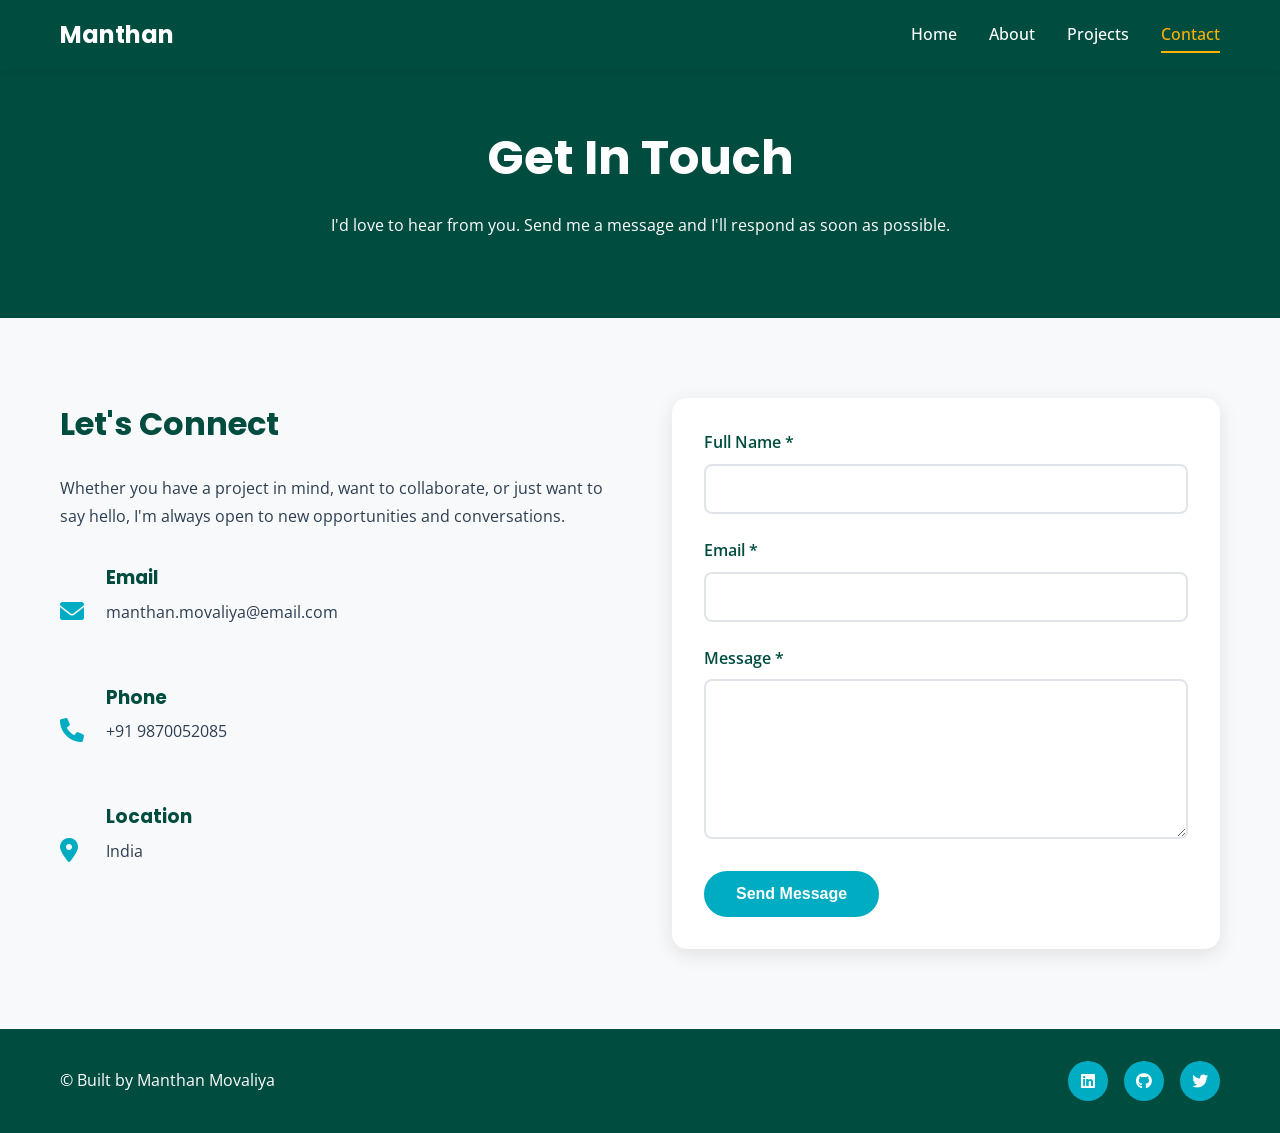
<file: contact.html>
<!DOCTYPE html>
<html lang="en">
<head>
    <meta charset="UTF-8">
    <meta name="viewport" content="width=device-width, initial-scale=1.0">
    <title>Contact - Manthan Movaliya</title>
    <link href="https://fonts.googleapis.com/css2?family=Open+Sans&family=Poppins:wght@500;700&display=swap" rel="stylesheet">
    <link rel="stylesheet" href="https://cdnjs.cloudflare.com/ajax/libs/font-awesome/6.0.0/css/all.min.css">
    <link rel="stylesheet" href="css/style.css">
</head>
<body>
    <!-- Navigation -->
    <nav class="navbar">
        <div class="nav-container">
            <div class="nav-logo">
                <a href="index.html">Manthan</a>
            </div>
            <div class="nav-menu" id="nav-menu">
                <a href="index.html" class="nav-link">Home</a>
                <a href="about.html" class="nav-link">About</a>
                <a href="projects.html" class="nav-link">Projects</a>
                <a href="contact.html" class="nav-link active">Contact</a>
            </div>
            <div class="hamburger" id="hamburger">
                <span class="bar"></span>
                <span class="bar"></span>
                <span class="bar"></span>
            </div>
        </div>
    </nav>

    <!-- Contact Section -->
    <section class="contact-hero">
        <div class="container">
            <h1>Get In Touch</h1>
            <p>I'd love to hear from you. Send me a message and I'll respond as soon as possible.</p>
        </div>
    </section>

    <section class="contact">
        <div class="container">
            <div class="contact-content">
                <div class="contact-info">
                    <h2>Let's Connect</h2>
                    <p>Whether you have a project in mind, want to collaborate, or just want to say hello, I'm always open to new opportunities and conversations.</p>
                    
                    <div class="contact-details">
                        <div class="contact-item">
                            <i class="fas fa-envelope"></i>
                            <div>
                                <h3>Email</h3>
                                <p>manthan.movaliya@email.com</p>
                            </div>
                        </div>
                        <div class="contact-item">
                            <i class="fas fa-phone"></i>
                            <div>
                                <h3>Phone</h3>
                                <p>+91 9870052085</p>
                            </div>
                        </div>
                        <div class="contact-item">
                            <i class="fas fa-map-marker-alt"></i>
                            <div>
                                <h3>Location</h3>
                                <p>India</p>
                            </div>
                        </div>
                    </div>
                </div>

                <div class="contact-form-container">
                    <form class="contact-form" id="contactForm">
                        <div class="form-group">
                            <label for="fullName">Full Name *</label>
                            <input type="text" id="fullName" name="fullName" required>
                            <span class="error-message" id="nameError"></span>
                        </div>
                        
                        <div class="form-group">
                            <label for="email">Email *</label>
                            <input type="email" id="email" name="email" required>
                            <span class="error-message" id="emailError"></span>
                        </div>
                        
                        <div class="form-group">
                            <label for="message">Message *</label>
                            <textarea id="message" name="message" rows="6" required></textarea>
                            <span class="error-message" id="messageError"></span>
                        </div>
                        
                        <button type="submit" class="btn-primary">Send Message</button>
                    </form>
                </div>
            </div>
        </div>
    </section>

    <!-- Footer -->
    <footer class="footer">
        <div class="footer-content">
            <p>&copy; Built by Manthan Movaliya</p>
            <div class="social-links">
                <a href="http://www.linkedin.com/in/manthan-movaliya-0601a3287" 
                class="social-link" 
                target="_blank" 
                rel="noopener noreferrer">
                    <i class="fab fa-linkedin"></i>
                </a>

                <a href="https://github.com/Manthan29-code" 
                class="social-link" 
                target="_blank" 
                rel="noopener noreferrer">
                    <i class="fab fa-github"></i>
                </a>

                <a href="#" 
                class="social-link" 
                target="_blank" 
                rel="noopener noreferrer">
                    <i class="fab fa-twitter"></i>
                </a>
            </div>
        </div>
    </footer>

    <script src="js/script.js"></script>
</body>
</html>
</file>
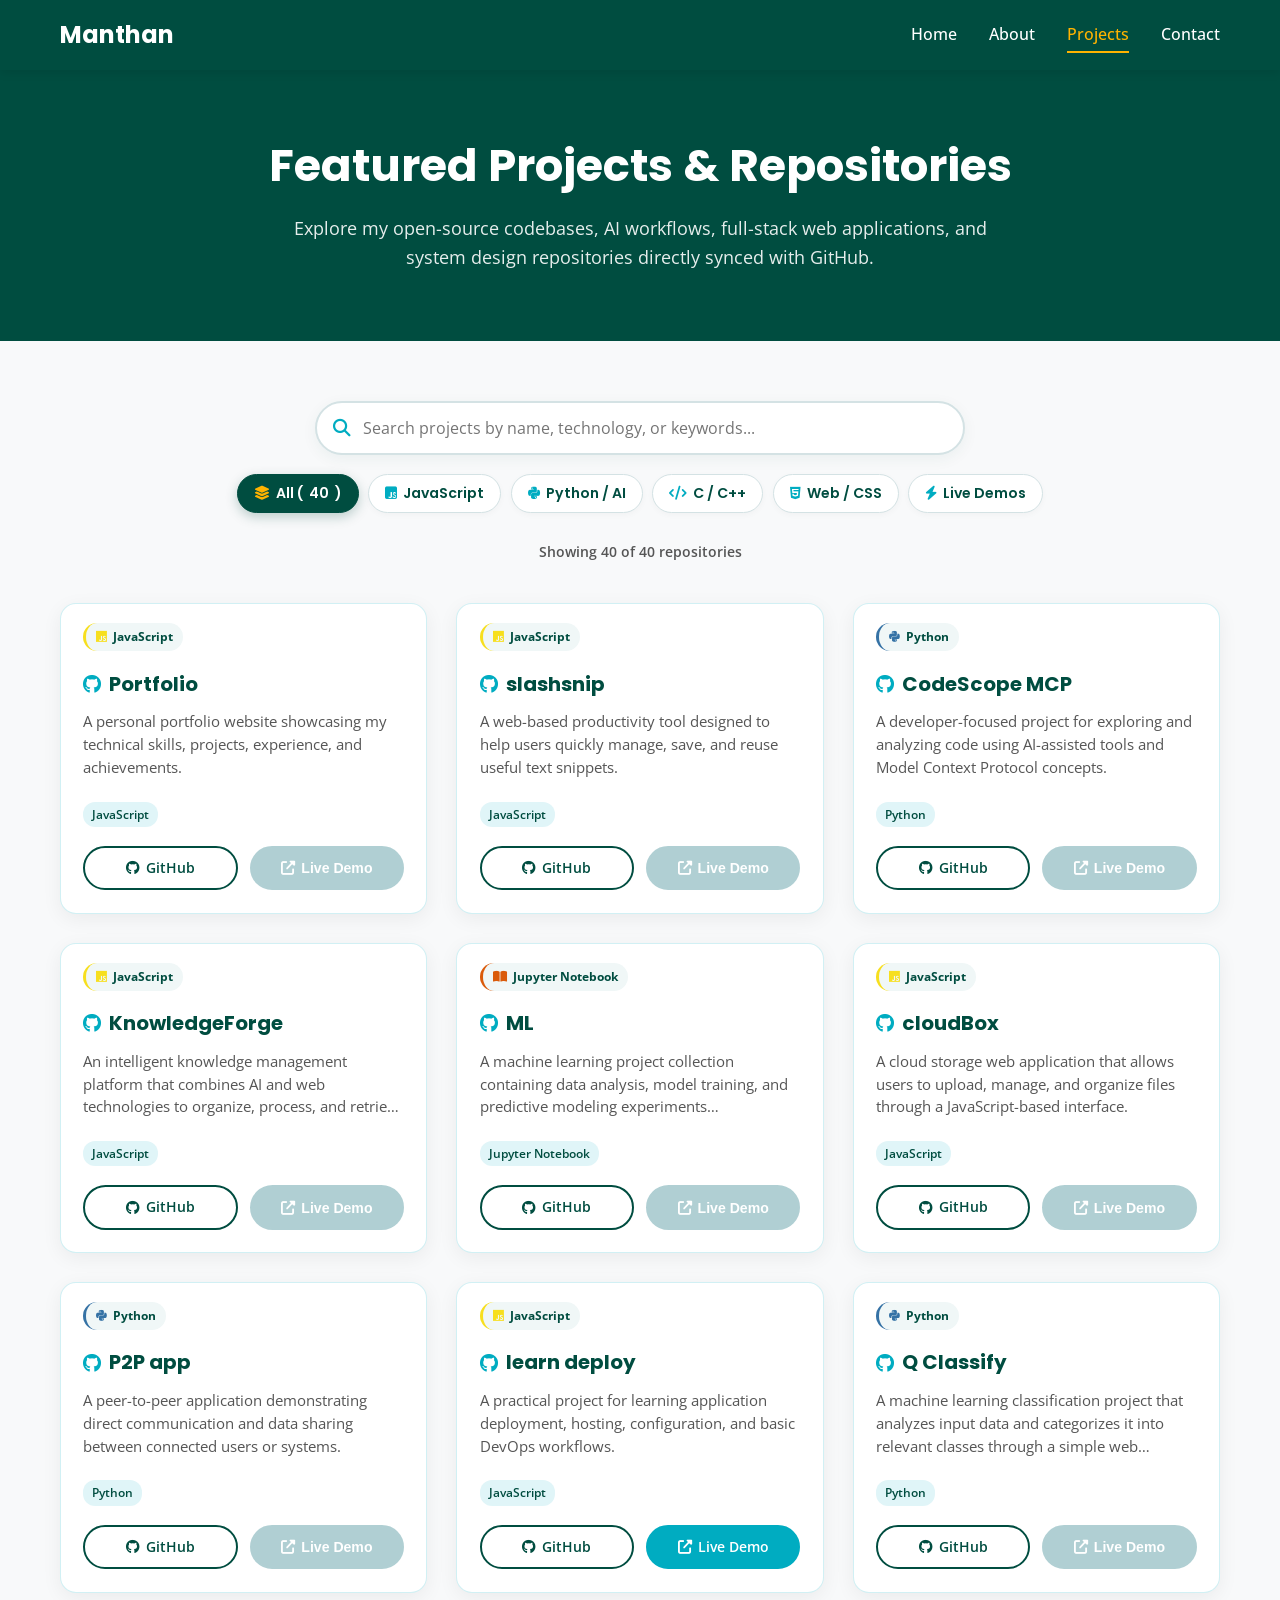
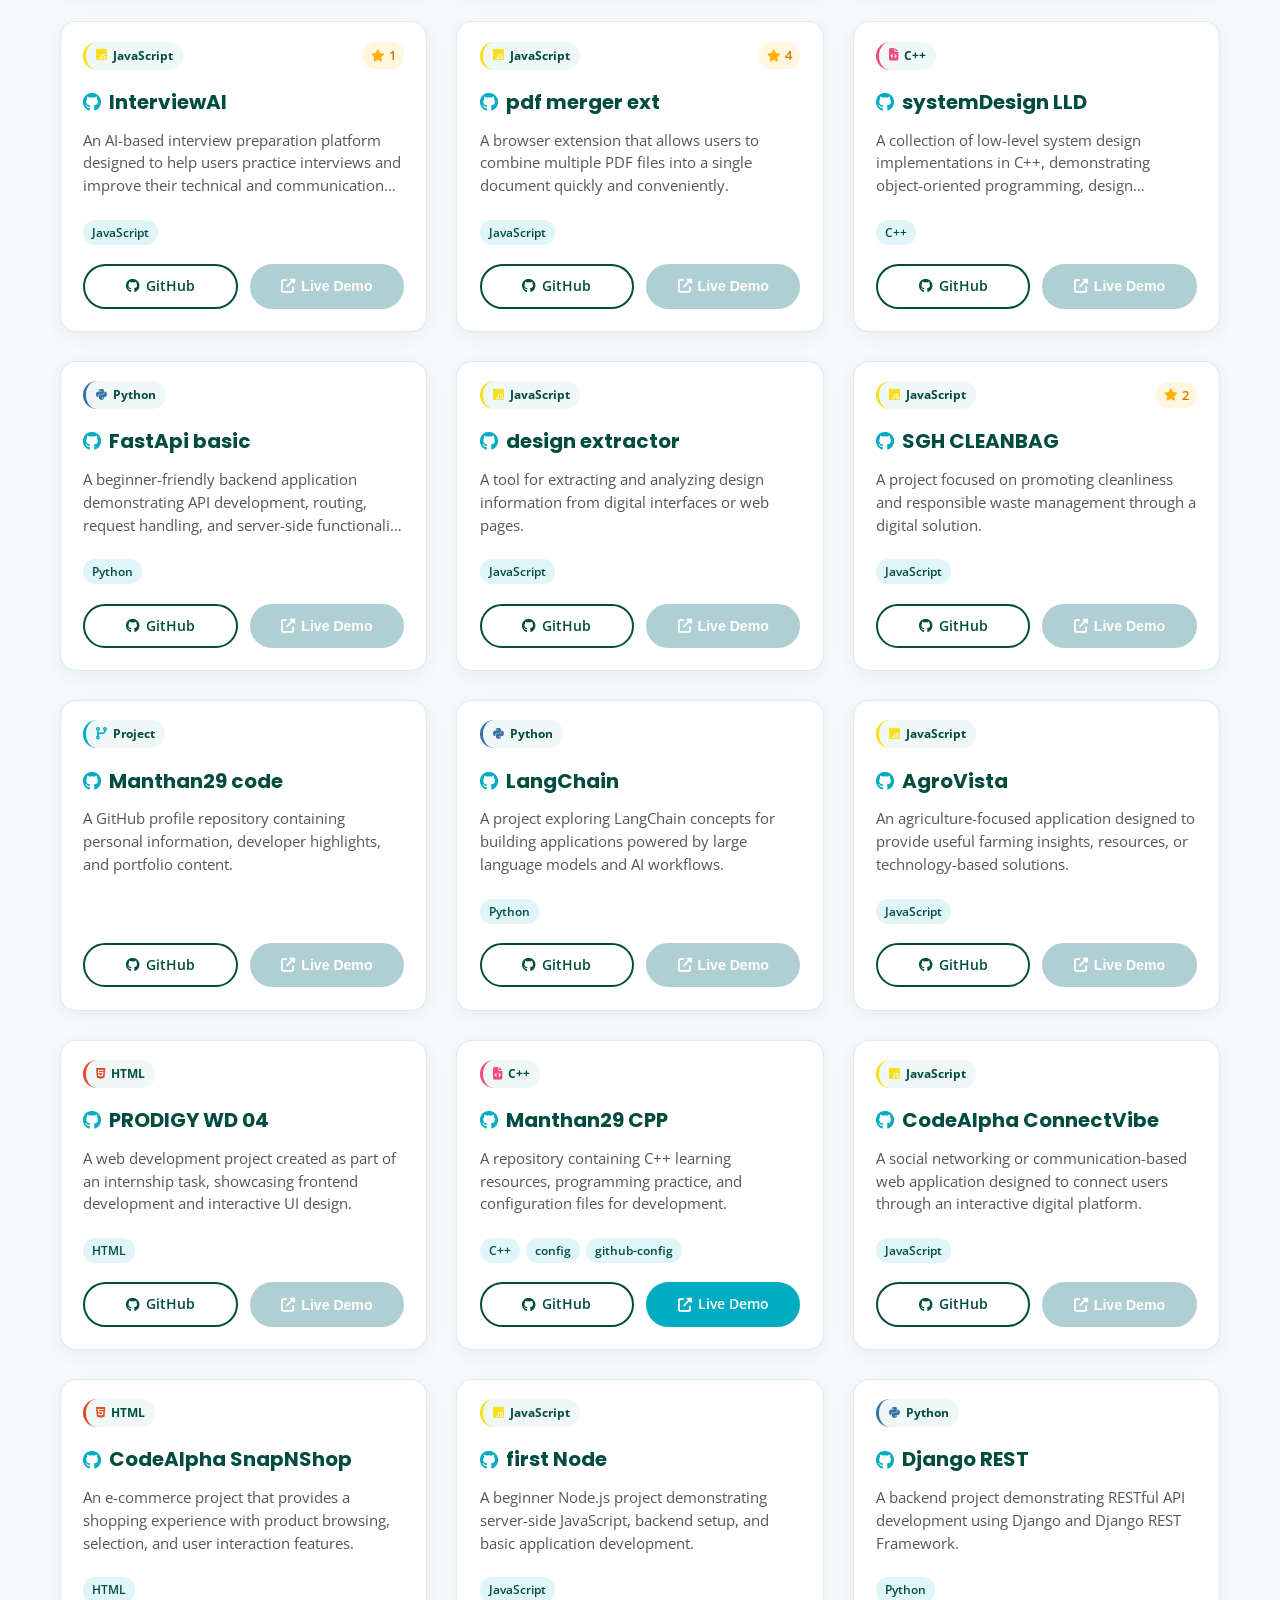
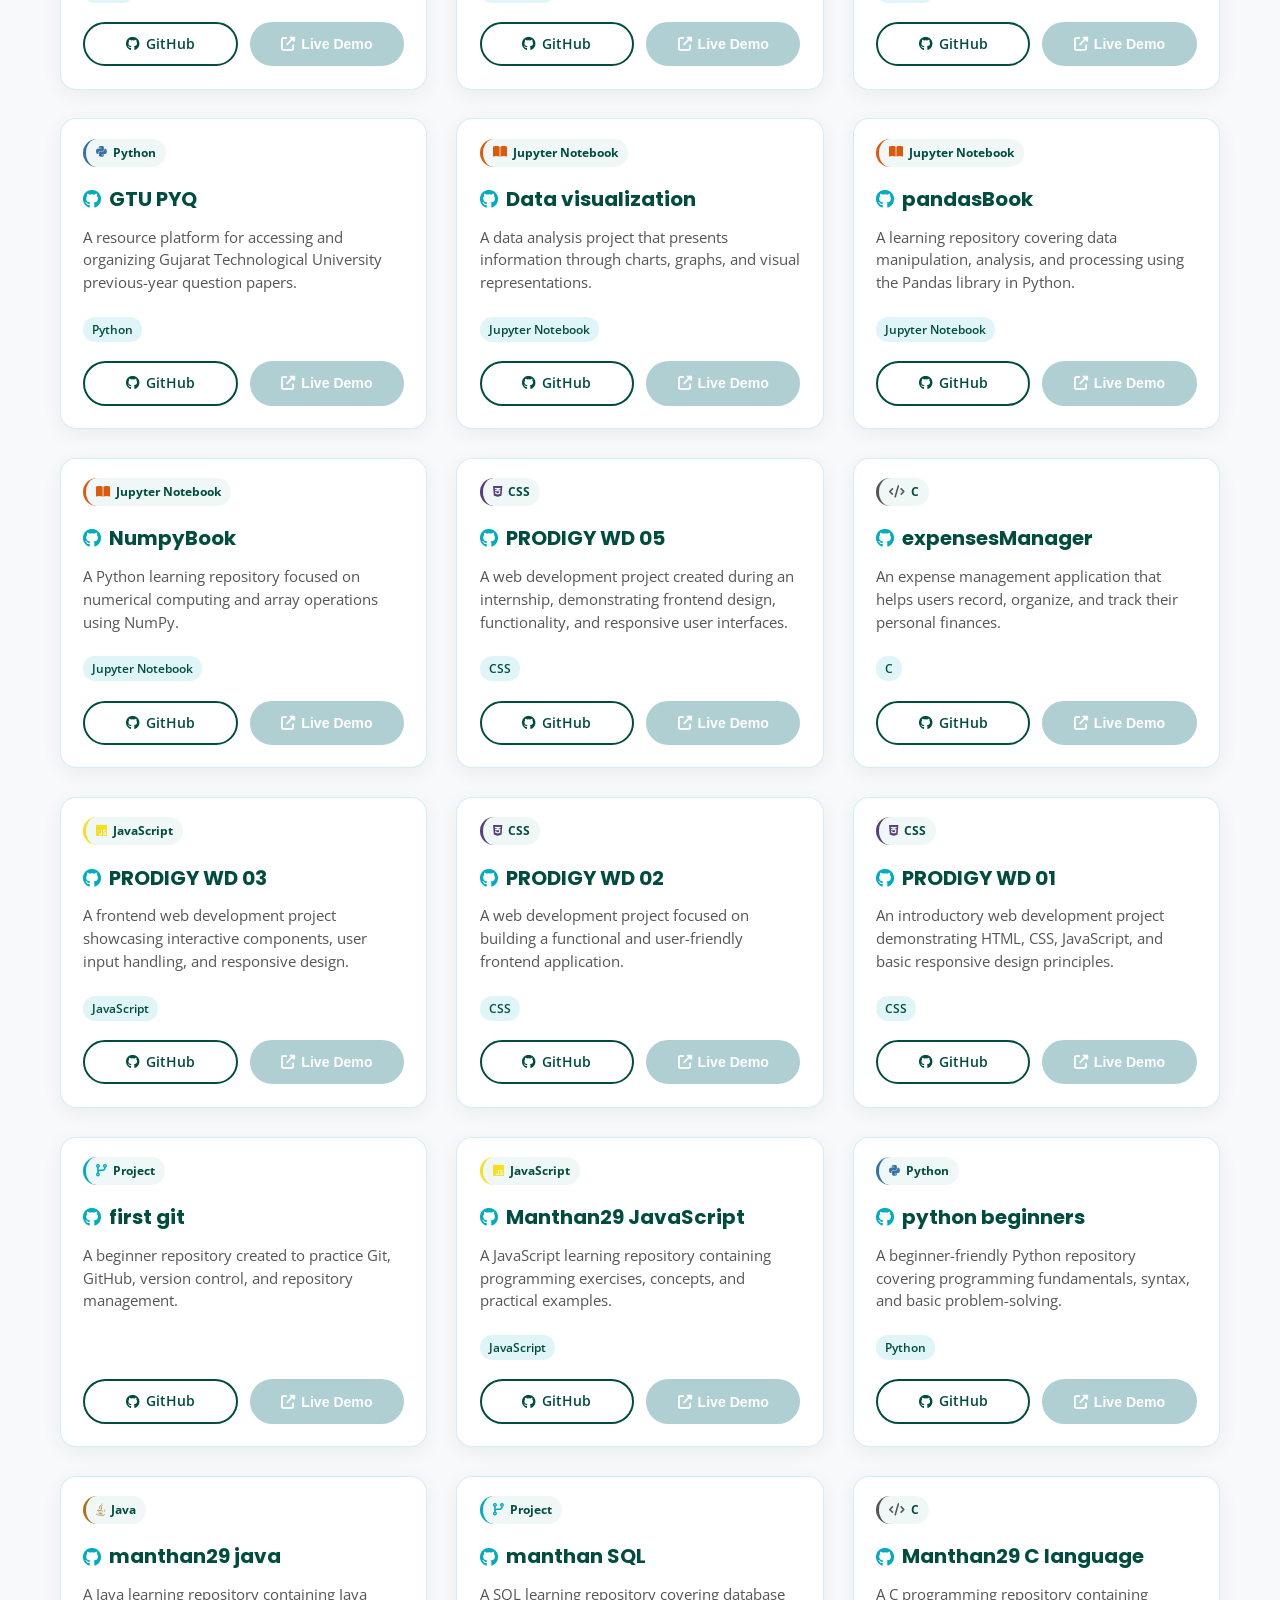
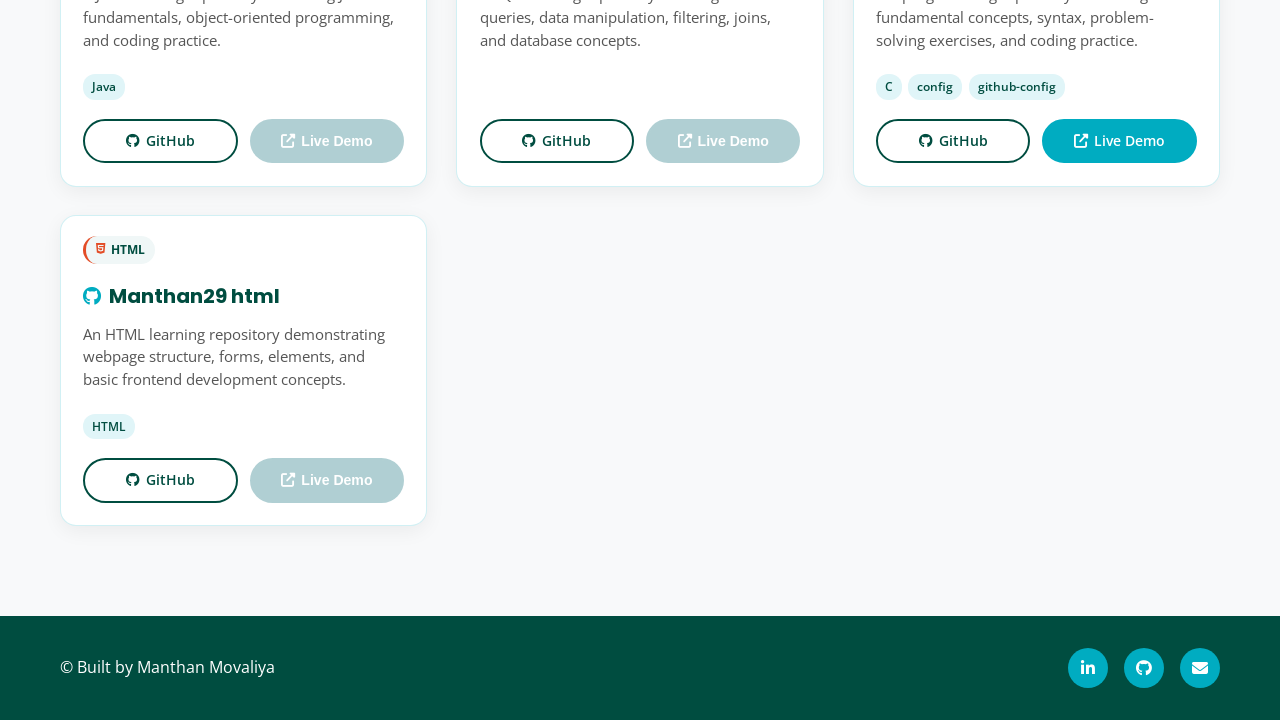
<file: projects.html>
<!DOCTYPE html>
<html lang="en">
<head>
    <meta charset="UTF-8">
    <meta name="viewport" content="width=device-width, initial-scale=1.0">
    <title>Projects - Manthan Movaliya</title>
    <link href="https://fonts.googleapis.com/css2?family=Open+Sans:wght@400;600&family=Poppins:wght@500;600;700&display=swap" rel="stylesheet">
    <link rel="stylesheet" href="https://cdnjs.cloudflare.com/ajax/libs/font-awesome/6.4.0/css/all.min.css">
    <link rel="stylesheet" href="css/style.css">
</head>
<body>
    <!-- Navigation -->
    <nav class="navbar">
        <div class="nav-container">
            <div class="nav-logo">
                <a href="index.html">Manthan</a>
            </div>
            <div class="nav-menu" id="nav-menu">
                <a href="index.html" class="nav-link">Home</a>
                <a href="about.html" class="nav-link">About</a>
                <a href="projects.html" class="nav-link active">Projects</a>
                <a href="contact.html" class="nav-link">Contact</a>
            </div>
            <div class="hamburger" id="hamburger">
                <span class="bar"></span>
                <span class="bar"></span>
                <span class="bar"></span>
            </div>
        </div>
    </nav>

    <!-- Projects Section Hero -->
    <section class="projects-hero">
        <div class="container">
            <h1>Featured Projects & Repositories</h1>
            <p>Explore my open-source codebases, AI workflows, full-stack web applications, and system design repositories directly synced with GitHub.</p>
        </div>
    </section>

    <!-- Projects Grid Section -->
    <section class="projects">
        <div class="container">
            <!-- Dynamic project toolbar, filters, and cards rendered by projectsLoader.js from repo.js -->
        </div>
    </section>

    <!-- Footer -->
    <footer class="footer">
        <div class="footer-content">
            <p>&copy; Built by Manthan Movaliya</p>
            <div class="social-links">
                <a href="https://www.linkedin.com/in/manthan-movaliya-0601a3287" target="_blank" rel="noopener noreferrer" class="social-link" title="LinkedIn"><i class="fab fa-linkedin-in"></i></a>
                <a href="https://github.com/Manthan29-code" target="_blank" rel="noopener noreferrer" class="social-link" title="GitHub"><i class="fab fa-github"></i></a>
                <a href="mailto:manthanmovaliya9@gmail.com" class="social-link" title="Email"><i class="fas fa-envelope"></i></a>
            </div>
        </div>
    </footer>

    <!-- Scripts -->
    <script type="module" src="js/projectsLoader.js"></script>
    <script src="js/script.js" defer></script>
</body>
</html>
</file>
<file: css/style.css>
/* Reset and Base Styles */
* {
    margin: 0;
    padding: 0;
    box-sizing: border-box;
}

:root {
    --primary-color: #004D40;
    --secondary-color: #00ACC1;
    --accent-color: #FFB300;
    --white: #ffffff;
    --light-gray: #f8f9fa;
    --dark-gray: #333333;
    --text-color: #2c3e50;
}

body {
    font-family: 'Open Sans', sans-serif;
    line-height: 1.6;
    color: var(--text-color);
    background-color: var(--white);
}

h1, h2, h3, h4, h5, h6 {
    font-family: 'Poppins', sans-serif;
    font-weight: 700;
}

.container {
    max-width: 1200px;
    margin: 0 auto;
    padding: 0 20px;
}

/* Navigation */
.navbar {
    background-color: var(--primary-color);
    padding: 1rem 0;
    position: fixed;
    top: 0;
    width: 100%;
    z-index: 1000;
    box-shadow: 0 2px 10px rgba(0, 0, 0, 0.1);
}

.nav-container {
    max-width: 1200px;
    margin: 0 auto;
    padding: 0 20px;
    display: flex;
    justify-content: space-between;
    align-items: center;
}

.nav-logo a {
    font-family: 'Poppins', sans-serif;
    font-size: 1.5rem;
    font-weight: 700;
    color: var(--white);
    text-decoration: none;
}

.nav-menu {
    display: flex;
    gap: 2rem;
}

.nav-link {
    color: var(--white);
    text-decoration: none;
    font-weight: 500;
    transition: color 0.3s ease;
    position: relative;
}

.nav-link:hover,
.nav-link.active {
    color: var(--accent-color);
}

.nav-link.active::after {
    content: '';
    position: absolute;
    bottom: -5px;
    left: 0;
    width: 100%;
    height: 2px;
    background-color: var(--accent-color);
}

.hamburger {
    display: none;
    flex-direction: column;
    cursor: pointer;
}

.bar {
    width: 25px;
    height: 3px;
    background-color: var(--white);
    margin: 3px 0;
    transition: 0.3s;
}

/* Hero Section */
.hero {
    background: linear-gradient(135deg, var(--primary-color) 0%, #00695C 100%);
    color: var(--white);
    padding: 120px 0 80px;
    min-height: 100vh;
    display: flex;
    align-items: center;
}

.hero-container {
    max-width: 1200px;
    margin: 0 auto;
    padding: 0 20px;
}

.hero-content {
    display: grid;
    grid-template-columns: 1fr 1fr;
    gap: 4rem;
    align-items: center;
}

.hero-text h1 {
    font-size: 3rem;
    margin-bottom: 1rem;
    line-height: 1.2;
}

.hero-text h2 {
    font-size: 1.5rem;
    color: var(--secondary-color);
    margin-bottom: 1.5rem;
    font-weight: 500;
}

.hero-text p {
    font-size: 1.1rem;
    margin-bottom: 2rem;
    opacity: 0.9;
}

.highlight {
    color: var(--accent-color);
}

.profile-img {
    width: 450px;
    height: 450px;
    border-radius: 50%;
    object-fit: cover;
    border: 5px solid var(--accent-color);
    box-shadow: 0 10px 30px rgba(0, 0, 0, 0.3);
}

/* Buttons */
.btn-primary, .btn-secondary {
    display: inline-block;
    padding: 12px 30px;
    border-radius: 50px;
    text-decoration: none;
    font-weight: 600;
    transition: all 0.3s ease;
    border: 2px solid transparent;
    cursor: pointer;
    font-size: 1rem;
}

.btn-primary {
    background-color: var(--secondary-color);
    color: var(--white);
    border-color: var(--secondary-color);
}

.btn-primary:hover {
    background-color: transparent;
    border-color: var(--secondary-color);
    color: var(--secondary-color);
    transform: translateY(-2px);
    box-shadow: 0 5px 15px rgba(0, 172, 193, 0.3);
}

.btn-secondary {
    background-color: transparent;
    color: var(--primary-color);
    border-color: var(--primary-color);
}

.btn-secondary:hover {
    background-color: var(--primary-color);
    color: var(--white);
    transform: translateY(-2px);
}

/* About Summary Section (Home Page) */
.about-summary {
    padding: 90px 0;
    background-color: var(--white);
    position: relative;
}

.about-summary-content {
    display: grid;
    grid-template-columns: 380px 1fr;
    gap: 4.5rem;
    align-items: center;
}

.about-summary-image {
    position: relative;
    display: flex;
    justify-content: center;
}

.about-summary-img {
    width: 100%;
    max-width: 360px;
    height: 420px;
    object-fit: cover;
    border-radius: 20px;
    border: 4px solid var(--secondary-color);
    box-shadow: 0 15px 35px rgba(0, 77, 64, 0.18);
    transition: transform 0.3s ease;
}

.about-summary-image:hover .about-summary-img {
    transform: scale(1.02);
}

.experience-badge {
    position: absolute;
    bottom: -15px;
    right: 10px;
    background: linear-gradient(135deg, var(--primary-color), var(--secondary-color));
    color: var(--white);
    padding: 10px 18px;
    border-radius: 50px;
    font-size: 0.9rem;
    font-weight: 600;
    display: flex;
    align-items: center;
    gap: 8px;
    box-shadow: 0 8px 20px rgba(0, 0, 0, 0.2);
    border: 2px solid var(--white);
}

.experience-badge i {
    color: var(--accent-color);
    font-size: 1.1rem;
}

.section-tag {
    display: inline-flex;
    align-items: center;
    gap: 8px;
    background-color: rgba(0, 172, 193, 0.12);
    color: var(--primary-color);
    padding: 6px 14px;
    border-radius: 20px;
    font-size: 0.85rem;
    font-weight: 700;
    text-transform: uppercase;
    letter-spacing: 0.5px;
    margin-bottom: 1rem;
}

.about-summary-text h2 {
    font-size: 2.3rem;
    color: var(--primary-color);
    line-height: 1.3;
    margin-bottom: 1.2rem;
}

.about-bio {
    font-size: 1.05rem;
    color: #4a5568;
    line-height: 1.8;
    margin-bottom: 2rem;
}

.about-highlights-grid {
    display: grid;
    grid-template-columns: 1fr 1fr;
    gap: 1.2rem;
    margin-bottom: 2.2rem;
}

.highlight-item {
    display: flex;
    align-items: flex-start;
    gap: 1rem;
    background-color: var(--light-gray);
    padding: 1.1rem 1.2rem;
    border-radius: 12px;
    border-left: 3px solid var(--secondary-color);
    transition: transform 0.25s ease, box-shadow 0.25s ease;
}

.highlight-item:hover {
    transform: translateY(-3px);
    box-shadow: 0 8px 18px rgba(0, 0, 0, 0.06);
}

.highlight-item i {
    font-size: 1.4rem;
    color: var(--secondary-color);
    margin-top: 2px;
    flex-shrink: 0;
}

.highlight-item h4 {
    color: var(--primary-color);
    font-size: 1rem;
    margin-bottom: 0.25rem;
}

.highlight-item p {
    font-size: 0.88rem;
    color: #555;
    line-height: 1.4;
    margin: 0;
}

.about-actions {
    display: flex;
    gap: 1rem;
    flex-wrap: wrap;
}

.about-actions .btn-primary,
.about-actions .btn-secondary {
    display: inline-flex;
    align-items: center;
    gap: 8px;
}

/* Skills Section - Interactive Slider */
.skills {
    padding: 90px 0;
    background-color: var(--light-gray);
    position: relative;
}

.skills-header {
    text-align: center;
    max-width: 700px;
    margin: 0 auto 2.5rem;
}

.skills-header h2 {
    font-size: 2.5rem;
    color: var(--primary-color);
    margin-bottom: 0.8rem;
}

.skills-subtitle {
    font-size: 1.05rem;
    color: #666;
    line-height: 1.6;
}

/* Category Filter Tabs */
.skills-categories-container {
    margin-bottom: 2rem;
    overflow-x: auto;
    scrollbar-width: none;
    -ms-overflow-style: none;
    padding: 4px 0;
}

.skills-categories-container::-webkit-scrollbar {
    display: none;
}

.skills-categories-tabs {
    display: flex;
    justify-content: center;
    flex-wrap: wrap;
    gap: 0.75rem;
}

.category-tab {
    background: var(--white);
    border: 1.5px solid #d0dfe0;
    color: var(--primary-color);
    padding: 9px 18px;
    border-radius: 30px;
    font-size: 0.9rem;
    font-weight: 600;
    cursor: pointer;
    display: inline-flex;
    align-items: center;
    gap: 8px;
    transition: all 0.25s ease;
    font-family: 'Poppins', sans-serif;
    box-shadow: 0 2px 8px rgba(0, 0, 0, 0.04);
}

.category-tab i {
    color: var(--secondary-color);
    transition: color 0.25s ease;
}

.category-tab:hover {
    border-color: var(--secondary-color);
    color: var(--secondary-color);
    transform: translateY(-2px);
    box-shadow: 0 4px 12px rgba(0, 172, 193, 0.15);
}

.category-tab.active {
    background-color: var(--primary-color);
    color: var(--white);
    border-color: var(--primary-color);
    box-shadow: 0 4px 15px rgba(0, 77, 64, 0.25);
}

.category-tab.active i {
    color: var(--accent-color);
}

/* Skills Slider Wrapper & Navigation */
.skills-slider-wrapper {
    position: relative;
    padding: 0 10px;
    margin-bottom: 1.2rem;
}

.slider-btn {
    position: absolute;
    top: 50%;
    transform: translateY(-50%);
    width: 48px;
    height: 48px;
    background: var(--white);
    color: var(--primary-color);
    border: 2px solid var(--secondary-color);
    border-radius: 50%;
    cursor: pointer;
    z-index: 10;
    display: flex;
    align-items: center;
    justify-content: center;
    font-size: 1.1rem;
    box-shadow: 0 6px 18px rgba(0, 0, 0, 0.15);
    transition: all 0.25s ease;
}

.slider-btn:hover:not(.disabled) {
    background-color: var(--secondary-color);
    color: var(--white);
    transform: translateY(-50%) scale(1.1);
    box-shadow: 0 8px 22px rgba(0, 172, 193, 0.35);
}

.slider-btn.disabled {
    opacity: 0.25;
    cursor: not-allowed;
    pointer-events: none;
}

.prev-btn {
    left: -20px;
}

.next-btn {
    right: -20px;
}

/* Skills Slider Track - No Horizontal Scrollbar */
.skills-slider-track {
    display: flex;
    gap: 1.5rem;
    overflow-x: auto;
    scroll-behavior: smooth;
    padding: 1.2rem 0.5rem 1.8rem;
    scrollbar-width: none; /* Firefox */
    -ms-overflow-style: none; /* IE / Edge */
    cursor: grab;
    -webkit-overflow-scrolling: touch;
}

.skills-slider-track.grabbing {
    cursor: grabbing;
    scroll-behavior: auto;
}

.skills-slider-track::-webkit-scrollbar {
    display: none; /* Chrome, Safari, Opera */
}

/* Skill Card */
.skill-card {
    background: var(--white);
    padding: 1.8rem 1.5rem;
    border-radius: 16px;
    text-align: center;
    box-shadow: 0 6px 20px rgba(0, 0, 0, 0.07);
    border: 1px solid rgba(0, 172, 193, 0.15);
    transition: transform 0.3s cubic-bezier(0.165, 0.84, 0.44, 1), box-shadow 0.3s ease, border-color 0.3s ease;
    flex: 0 0 280px;
    width: 280px;
    min-height: 250px;
    display: flex;
    flex-direction: column;
    justify-content: flex-start;
    align-items: center;
    position: relative;
    user-select: none;
}

.skill-card:hover {
    transform: translateY(-8px);
    box-shadow: 0 16px 36px rgba(0, 77, 64, 0.16);
    border-color: var(--secondary-color);
}

.skill-card-badge {
    position: absolute;
    top: 12px;
    right: 12px;
    font-size: 0.72rem;
    font-weight: 700;
    text-transform: uppercase;
    letter-spacing: 0.4px;
    background-color: rgba(0, 77, 64, 0.08);
    color: var(--primary-color);
    padding: 3px 9px;
    border-radius: 12px;
}

.skill-icon-wrapper {
    width: 70px;
    height: 70px;
    margin: 0.8rem 0 1rem;
    display: flex;
    align-items: center;
    justify-content: center;
    background: rgba(0, 172, 193, 0.1);
    border-radius: 50%;
    transition: transform 0.3s ease, background 0.3s ease;
}

.skill-card:hover .skill-icon-wrapper {
    transform: scale(1.1) rotate(5deg);
    background: rgba(0, 172, 193, 0.2);
}

.skill-icon-wrapper i {
    font-size: 2.2rem;
    color: var(--secondary-color);
}

.skill-card h3 {
    font-size: 1.25rem;
    margin-bottom: 0.6rem;
    color: var(--primary-color);
}

.skill-card p {
    font-size: 0.88rem;
    color: #666;
    line-height: 1.45;
    margin: 0;
}

/* Slider Footer & Hint */
.slider-footer {
    display: flex;
    justify-content: space-between;
    align-items: center;
    padding: 0 10px;
    color: #777;
    font-size: 0.85rem;
}

.slider-hint {
    display: inline-flex;
    align-items: center;
    gap: 6px;
}

.slider-count {
    font-weight: 600;
    color: var(--primary-color);
}

/* About Page Styles */
.about-hero {
    background-color: var(--primary-color);
    color: var(--white);
    padding: 120px 0 80px;
    text-align: center;
}

.about-hero h1 {
    font-size: 3rem;
    margin-bottom: 1rem;
}

.about-content {
    display: grid;
    grid-template-columns: 1fr 2fr;
    gap: 4rem;
    align-items: start;
    margin-top: 3rem;
}

.about-profile-img {
    margin-top: 80px;
    width: 100%;
    max-width: 350px;
    border-radius: 15px;
    box-shadow: 0 10px 30px rgba(0, 0, 0, 0.2);
}

.about-text h2 {
    font-size: 2rem;
    margin-bottom: 1.5rem;
    color: var(--primary-color);
}

.about-text p {
    font-size: 1.1rem;
    margin-bottom: 2rem;
    line-height: 1.8;
}

.about-details {
    display: flex;
    flex-direction: column;
    gap: 1.5rem;
}

.detail-item {
    display: flex;
    align-items: flex-start;
    gap: 1rem; 
}

.detail-item i {
    color: var(--secondary-color);
    font-size: 1.5rem;
    margin-top: 0.2rem;
}

.detail-item h3 {
    color: var(--primary-color);
    margin-bottom: 0.5rem;
}

/* Timeline */
.timeline {
    padding: 80px 0;
    background-color: var(--light-gray);
}

.timeline h2 {
    text-align: center;
    font-size: 2.5rem;
    margin-bottom: 3rem;
    color: var(--primary-color);
}

.timeline-container {
    position: relative;
    max-width: 800px;
    margin: 0 auto;
}

.timeline-container::before {
    content: '';
    position: absolute;
    left: 50%;
    top: 0;
    bottom: 0;
    width: 2px;
    background-color: var(--secondary-color);
    transform: translateX(-50%);
}

.timeline-item {
    position: relative;
    margin-bottom: 3rem;
}

.timeline-item:nth-child(odd) .timeline-content {
    margin-right: 50%;
    padding-right: 2rem;
    text-align: right;
}

.timeline-item:nth-child(even) .timeline-content {
    margin-left: 50%;
    padding-left: 2rem;
}

.timeline-dot {
    position: absolute;
    left: 50%;
    top: 0;
    width: 20px;
    height: 20px;
    background-color: var(--accent-color);
    border-radius: 50%;
    transform: translateX(-50%);
    z-index: 2;
}

.timeline-content {
    background: var(--white);
    padding: 1.5rem;
    border-radius: 10px;
    box-shadow: 0 5px 15px rgba(0, 0, 0, 0.1);
}

.timeline-content h3 {
    color: var(--primary-color);
    margin-bottom: 0.5rem;
}

.timeline-content h4 {
    color: var(--secondary-color);
    margin-bottom: 0.5rem;
}

.timeline-date {
    color: var(--accent-color);
    font-weight: 600;
    font-size: 0.9rem;
}

/* Projects Page Styles */
.projects-hero {
    background-color: var(--primary-color);
    color: var(--white);
    padding: 130px 0 70px;
    text-align: center;
}

.projects-hero h1 {
    font-size: 2.8rem;
    margin-bottom: 0.8rem;
}

.projects-hero p {
    font-size: 1.1rem;
    max-width: 750px;
    margin: 0 auto;
    opacity: 0.9;
    line-height: 1.6;
}

.projects {
    padding: 60px 0 90px;
    background-color: var(--light-gray);
    min-height: 70vh;
}

/* Projects Controls: Search & Filters */
.projects-controls {
    margin-bottom: 2.5rem;
    display: flex;
    flex-direction: column;
    gap: 1.2rem;
}

.projects-search-box {
    position: relative;
    max-width: 650px;
    margin: 0 auto;
    width: 100%;
}

.projects-search-box input {
    width: 100%;
    padding: 14px 45px 14px 46px;
    border-radius: 50px;
    border: 2px solid #d4e2e4;
    background: var(--white);
    font-size: 1rem;
    font-family: 'Open Sans', sans-serif;
    color: var(--primary-color);
    box-shadow: 0 4px 15px rgba(0, 77, 64, 0.06);
    transition: all 0.3s ease;
}

.projects-search-box input:focus {
    outline: none;
    border-color: var(--secondary-color);
    box-shadow: 0 6px 20px rgba(0, 172, 193, 0.2);
}

.projects-search-box .search-icon {
    position: absolute;
    left: 18px;
    top: 50%;
    transform: translateY(-50%);
    color: var(--secondary-color);
    font-size: 1.1rem;
}

.search-clear-btn {
    position: absolute;
    right: 15px;
    top: 50%;
    transform: translateY(-50%);
    background: transparent;
    border: none;
    color: #999;
    cursor: pointer;
    font-size: 1rem;
    padding: 5px;
    transition: color 0.2s ease;
}

.search-clear-btn:hover {
    color: var(--primary-color);
}

.projects-filter-tabs {
    display: flex;
    justify-content: center;
    flex-wrap: wrap;
    gap: 0.6rem;
}

.project-filter-btn {
    background: var(--white);
    border: 1.5px solid #d4e2e4;
    color: var(--primary-color);
    padding: 8px 16px;
    border-radius: 30px;
    font-size: 0.88rem;
    font-weight: 600;
    cursor: pointer;
    display: inline-flex;
    align-items: center;
    gap: 6px;
    transition: all 0.25s ease;
    font-family: 'Poppins', sans-serif;
    box-shadow: 0 2px 6px rgba(0, 0, 0, 0.03);
}

.project-filter-btn i {
    color: var(--secondary-color);
}

.project-filter-btn:hover {
    border-color: var(--secondary-color);
    color: var(--secondary-color);
    transform: translateY(-2px);
    box-shadow: 0 4px 12px rgba(0, 172, 193, 0.15);
}

.project-filter-btn.active {
    background-color: var(--primary-color);
    color: var(--white);
    border-color: var(--primary-color);
    box-shadow: 0 4px 12px rgba(0, 77, 64, 0.25);
}

.project-filter-btn.active i {
    color: var(--accent-color);
}

.projects-meta-bar {
    display: flex;
    justify-content: space-between;
    align-items: center;
    max-width: 1200px;
    margin: 0.5rem auto 0;
    padding: 0 5px;
}

.projects-counter {
    font-size: 0.9rem;
    font-weight: 600;
    color: #555;
}

/* Projects Grid Layout */
.projects-grid {
    display: grid;
    grid-template-columns: repeat(auto-fill, minmax(340px, 1fr));
    gap: 1.8rem;
    align-items: stretch;
}

/* Project Card */
.project-card {
    background: var(--white);
    border-radius: 16px;
    border: 1px solid rgba(0, 172, 193, 0.18);
    box-shadow: 0 5px 20px rgba(0, 0, 0, 0.06);
    transition: transform 0.35s cubic-bezier(0.165, 0.84, 0.44, 1), box-shadow 0.35s ease, border-color 0.35s ease;
    display: flex;
    flex-direction: column;
    height: 100%;
    position: relative;
    overflow: hidden;
}

.project-card:hover {
    transform: translateY(-8px) scale(1.015);
    box-shadow: 0 16px 36px rgba(0, 77, 64, 0.16), 0 0 0 1.5px var(--secondary-color);
    border-color: var(--secondary-color);
}

.project-card-header {
    padding: 1.2rem 1.4rem 0.6rem;
    display: flex;
    justify-content: space-between;
    align-items: center;
}

.repo-type-tag {
    display: inline-flex;
    align-items: center;
    gap: 6px;
    background: #f0f7f7;
    padding: 4px 10px;
    border-radius: 20px;
    font-size: 0.78rem;
    font-weight: 700;
    color: var(--primary-color);
    border-left: 3px solid var(--secondary-color);
}

.repo-stars {
    display: inline-flex;
    align-items: center;
    gap: 4px;
    background: rgba(255, 179, 0, 0.12);
    color: #d97706;
    padding: 3px 8px;
    border-radius: 12px;
    font-size: 0.8rem;
    font-weight: 600;
}

.repo-stars i {
    color: var(--accent-color);
    font-size: 0.75rem;
}

.project-content {
    padding: 0.6rem 1.4rem 1.4rem;
    display: flex;
    flex-direction: column;
    flex: 1;
}

.project-title {
    color: var(--primary-color);
    margin-bottom: 0.8rem;
    font-size: 1.25rem;
    line-height: 1.35;
    display: flex;
    align-items: center;
    gap: 8px;
    word-break: break-word;
}

.repo-title-icon {
    font-size: 1.15rem;
    color: var(--secondary-color);
    flex-shrink: 0;
}

/* Description with Hover Expansion */
.project-description-wrapper {
    flex: 1;
    margin-bottom: 1.2rem;
    min-height: 72px;
}

.project-description {
    color: #555;
    font-size: 0.92rem;
    line-height: 1.55;
    display: -webkit-box;
    -webkit-line-clamp: 3;
    -webkit-box-orient: vertical;
    overflow: hidden;
    transition: all 0.3s ease;
}

.project-card:hover .project-description {
    -webkit-line-clamp: unset;
    display: block;
    max-height: 180px;
    overflow-y: auto;
    padding-right: 4px;
}

/* Custom subtle scrollbar inside expanded card description */
.project-card .project-description::-webkit-scrollbar {
    width: 4px;
}

.project-card .project-description::-webkit-scrollbar-thumb {
    background-color: var(--secondary-color);
    border-radius: 4px;
}

.project-tech {
    display: flex;
    flex-wrap: wrap;
    gap: 0.4rem;
    margin-bottom: 1.2rem;
}

.tech-tag {
    background-color: rgba(0, 172, 193, 0.12);
    color: var(--primary-color);
    padding: 3px 9px;
    border-radius: 12px;
    font-size: 0.75rem;
    font-weight: 600;
    transition: background-color 0.2s ease;
}

.project-card:hover .tech-tag {
    background-color: rgba(0, 172, 193, 0.22);
}

.project-buttons {
    display: flex;
    gap: 0.75rem;
    margin-top: auto;
}

.project-buttons .btn-primary,
.project-buttons .btn-secondary {
    flex: 1;
    padding: 9px 12px;
    font-size: 0.88rem;
    text-align: center;
    display: inline-flex;
    align-items: center;
    justify-content: center;
    gap: 6px;
    border-radius: 30px;
}

.is-disabled,
button.is-disabled {
    opacity: 0.45 !important;
    pointer-events: none !important;
    cursor: not-allowed !important;
    box-shadow: none !important;
    transform: none !important;
    filter: grayscale(0.6);
}

.no-projects-msg {
    text-align: center;
    padding: 60px 20px;
    color: #666;
}

.no-projects-msg i {
    font-size: 3.5rem;
    color: var(--secondary-color);
    margin-bottom: 1rem;
    opacity: 0.7;
}

.no-projects-msg h3 {
    font-size: 1.5rem;
    color: var(--primary-color);
    margin-bottom: 0.5rem;
}

/* Contact Page */
.contact-hero {
    background-color: var(--primary-color);
    color: var(--white);
    padding: 120px 0 80px;
    text-align: center;
}

.contact-hero h1 {
    font-size: 3rem;
    margin-bottom: 1rem;
}

.contact {
    padding: 80px 0;
    background-color: var(--light-gray);
}

.contact-content {
    display: grid;
    grid-template-columns: 1fr 1fr;
    gap: 4rem;
}

.contact-info h2 {
    color: var(--primary-color);
    margin-bottom: 1.5rem;
    font-size: 2rem;
}

.contact-info p {
    margin-bottom: 2rem;
    line-height: 1.8;
}

.contact-details {
    display: flex;
    flex-direction: column;
    gap: 1.5rem;
}

.contact-item {
    display: flex;
    align-items: center;
    gap: 1rem;
}

.contact-item i {
    color: var(--secondary-color);
    font-size: 1.5rem;
    width: 30px;
}

.contact-item h3 {
    color: var(--primary-color);
    margin-bottom: 0.3rem;
}

.contact-form-container {
    background: var(--white);
    padding: 2rem;
    border-radius: 15px;
    box-shadow: 0 5px 20px rgba(0, 0, 0, 0.1);
}

.form-group {
    margin-bottom: 1.5rem;
}

.form-group label {
    display: block;
    margin-bottom: 0.5rem;
    color: var(--primary-color);
    font-weight: 600;
}

.form-group input,
.form-group textarea {
    width: 100%;
    padding: 12px;
    border: 2px solid #e1e5e9;
    border-radius: 8px;
    font-size: 1rem;
    transition: border-color 0.3s ease;
    font-family: 'Open Sans', sans-serif;
}

.form-group input:focus,
.form-group textarea:focus {
    outline: none;
    border-color: var(--secondary-color);
}

.error-message {
    color: #e74c3c;
    font-size: 0.9rem;
    margin-top: 0.5rem;
    display: block;
}

/* Footer */
.footer {
    background-color: var(--primary-color);
    color: var(--white);
    padding: 2rem 0;
    text-align: center;
}

.footer-content {
    max-width: 1200px;
    margin: 0 auto;
    padding: 0 20px;
    display: flex;
    justify-content: space-between;
    align-items: center;
}

.social-links {
    display: flex;
    gap: 1rem;
}

.social-link {
    display: flex;
    align-items: center;
    justify-content: center;
    width: 40px;
    height: 40px;
    background-color: var(--secondary-color);
    color: var(--white);
    border-radius: 50%;
    text-decoration: none;
    transition: all 0.3s ease;
}

.social-link:hover {
    background-color: var(--accent-color);
    transform: translateY(-3px);
}

/* Responsive Design */
@media (max-width: 992px) {
    .about-summary-content {
        grid-template-columns: 1fr;
        gap: 3rem;
        text-align: center;
    }

    .about-summary-image {
        margin: 0 auto;
    }

    .about-summary-text {
        display: flex;
        flex-direction: column;
        align-items: center;
    }

    .about-highlights-grid {
        text-align: left;
        width: 100%;
    }

    .about-actions {
        justify-content: center;
    }

    .slider-btn {
        width: 40px;
        height: 40px;
        font-size: 1rem;
    }

    .prev-btn {
        left: -10px;
    }

    .next-btn {
        right: -10px;
    }
}

@media (max-width: 768px) {
    .hamburger {
        display: flex;
    }

    .nav-menu {
        position: fixed;
        left: -100%;
        top: 70px;
        flex-direction: column;
        background-color: var(--primary-color);
        width: 100%;
        text-align: center;
        transition: 0.3s;
        box-shadow: 0 10px 27px rgba(0, 0, 0, 0.05);
        padding: 2rem 0;
    }

    .nav-menu.active {
        left: 0;
    }

    .nav-menu a {
        padding: 1rem;
        display: block;
    }

    .hamburger.active .bar:nth-child(2) {
        opacity: 0;
    }

    .hamburger.active .bar:nth-child(1) {
        transform: translateY(8px) rotate(45deg);
    }

    .hamburger.active .bar:nth-child(3) {
        transform: translateY(-8px) rotate(-45deg);
    }

    .hero-content {
        grid-template-columns: 1fr;
        text-align: center;
        gap: 2rem;
    }

    .hero-text h1 {
        font-size: 2.5rem;
    }

    .about-content {
        grid-template-columns: 1fr;
        gap: 2rem;
        text-align: center;
    }

    .about-highlights-grid {
        grid-template-columns: 1fr;
    }

    .skills-categories-tabs {
        justify-content: flex-start;
        flex-wrap: nowrap;
        overflow-x: auto;
        padding-bottom: 8px;
        scrollbar-width: none;
        -ms-overflow-style: none;
    }

    .skills-categories-tabs::-webkit-scrollbar {
        display: none;
    }

    .category-tab {
        flex-shrink: 0;
        font-size: 0.85rem;
        padding: 8px 14px;
    }

    .skill-card {
        flex: 0 0 250px;
        width: 250px;
        min-height: 230px;
        padding: 1.5rem 1.2rem;
    }

    .slider-btn {
        display: none; /* On touch screens, direct swiping is cleaner, or keep small overlay */
    }

    .timeline-container::before {
        left: 20px;
    }

    .timeline-item:nth-child(odd) .timeline-content,
    .timeline-item:nth-child(even) .timeline-content {
        margin-left: 50px;
        margin-right: 0;
        padding-left: 1rem;
        padding-right: 1rem;
        text-align: left;
    }

    .timeline-dot {
        left: 20px;
    }

    .contact-content {
        grid-template-columns: 1fr;
        gap: 2rem;
    }

    .footer-content {
        flex-direction: column;
        gap: 1rem;
    }

    .projects-grid {
        grid-template-columns: 1fr;
    }

    .project-buttons {
        flex-direction: row;
        flex-wrap: nowrap;
        gap: 0.75rem;
    }

    .project-buttons .btn-primary,
    .project-buttons .btn-secondary {
        flex: 1;
        text-align: center;
    }
}

@media (max-width: 480px) {
    .hero-text h1 {
        font-size: 2rem;
    }

    .hero-text h2 {
        font-size: 1.2rem;
    }

    .profile-img {
        width: 250px;
        height: 250px;
    }

    .about-summary-img {
        max-width: 280px;
        height: 330px;
    }

    .about-summary-text h2 {
        font-size: 1.8rem;
    }

    .about-hero h1,
    .projects-hero h1,
    .contact-hero h1 {
        font-size: 2.5rem;
    }

    .skills h2,
    .timeline h2 {
        font-size: 2rem;
    }

    .about-actions {
        flex-direction: column;
        width: 100%;
    }

    .about-actions .btn-primary,
    .about-actions .btn-secondary {
        width: 100%;
        justify-content: center;
    }
}
</file>
